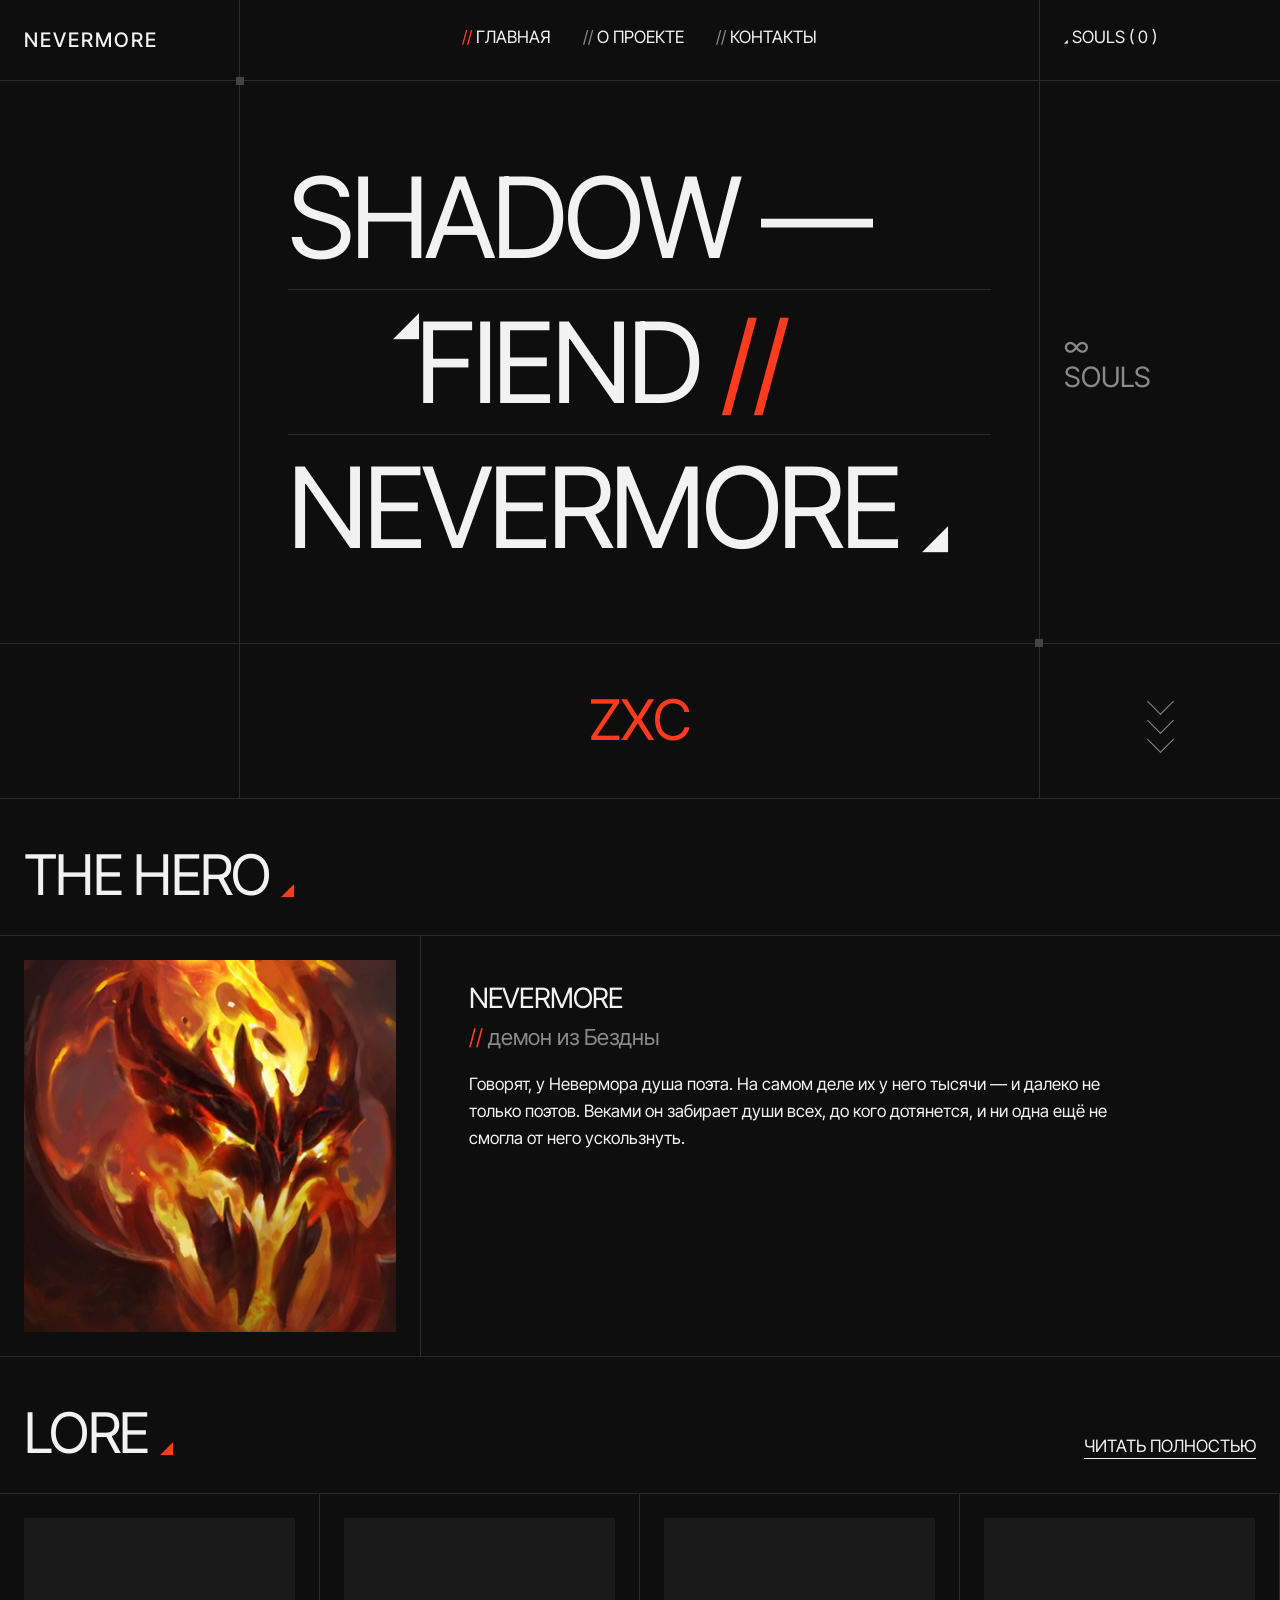
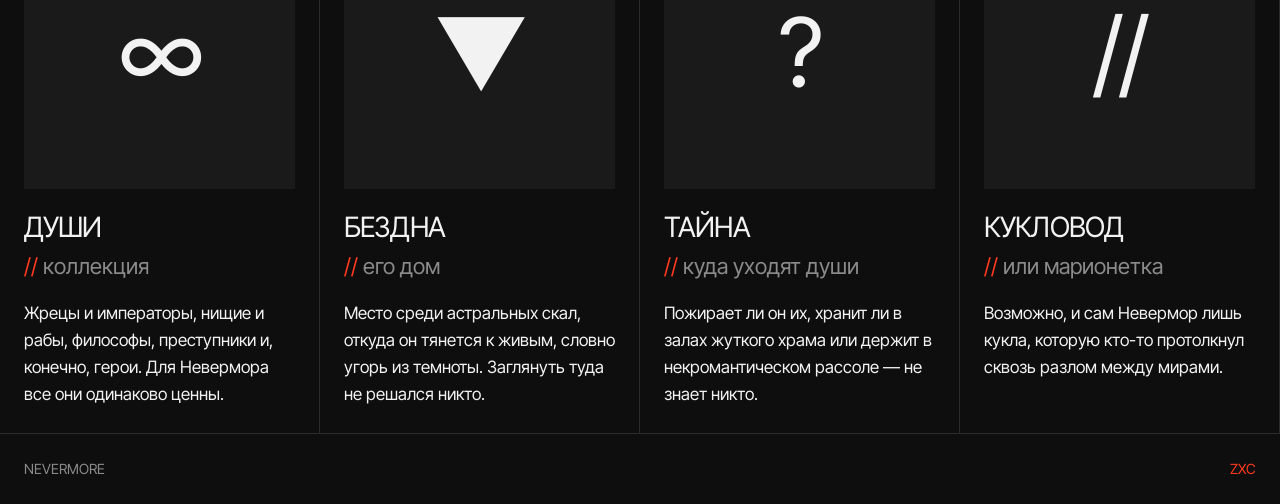
<file: index.html>
<!doctype html>
<html lang="ru">
<head>
  <meta charset="UTF-8">
  <meta name="viewport" content="width=device-width, initial-scale=1.0">
  <title>Shadow Fiend — Главная</title>

  
  <link rel="preconnect" href="https://fonts.googleapis.com">
  <link rel="preconnect" href="https://fonts.gstatic.com" crossorigin>
  <link href="https://fonts.googleapis.com/css2?family=Inter+Tight:wght@400;500&display=swap" rel="stylesheet">

  <link rel="stylesheet" href="style.css">
</head>
<body>

  
  <header class="header">
    <a class="logo" href="index.html">NEVERMORE</a>
    <nav class="nav">
      <a href="index.html" class="active"><span class="slash">//</span> Главная</a>
      <a href="about.html"><span class="slash">//</span> О проекте</a>
      <a href="contacts.html"><span class="slash">//</span> Контакты</a>
    </nav>
    <div class="header-side"><span class="tri">◢</span> SOULS ( 0 )</div>
  </header>

  <main>
    
    <section class="hero">
      <div class="hero-empty"></div>

      <div class="hero-main">
        <span class="mark mark-top"></span>
        <span class="mark mark-bottom"></span>
        <h1>
          <span class="line">SHADOW —</span>
          <span class="line line-shift"><span class="tri">◢</span>FIEND <span class="accent">//</span></span>
          <span class="line">NEVERMORE <span class="tri">◢</span></span>
        </h1>
      </div>

      <div class="hero-count">∞<br>SOULS</div>

      <div class="hero-empty"></div>
      <div class="zxc">ZXC</div>
      <div class="chevrons">
        <span class="chevron"></span>
        <span class="chevron"></span>
        <span class="chevron"></span>
      </div>
    </section>

    
    <section class="section">
      <div class="section-head">
        <h2>THE HERO <span class="tri accent">◢</span></h2>
      </div>
      <div class="hero-card">
        <div class="pic">
          <img src="shadow_fiend.jpg" alt="Shadow Fiend — демон, объятый огнём, с острыми чёрными рогами">
        </div>
        <div class="hero-card-text">
          <h3>Nevermore</h3>
          <p class="meta"><span class="accent">//</span> демон из Бездны</p>
          <p>Говорят, у Невермора душа поэта. На самом деле их у него тысячи — и далеко не только поэтов. Веками он забирает души всех, до кого дотянется, и ни одна ещё не смогла от него ускользнуть.</p>
        </div>
      </div>
    </section>

    
    <section class="section">
      <div class="section-head">
        <h2>LORE <span class="tri accent">◢</span></h2>
        <a class="link-all" href="about.html">Читать полностью</a>
      </div>
      <div class="cards">
        <article class="card">
          <div class="pic glyph">∞</div>
          <h3>Души</h3>
          <p class="meta"><span class="accent">//</span> коллекция</p>
          <p>Жрецы и императоры, нищие и рабы, философы, преступники и, конечно, герои. Для Невермора все они одинаково ценны.</p>
        </article>
        <article class="card">
          <div class="pic glyph">▼</div>
          <h3>Бездна</h3>
          <p class="meta"><span class="accent">//</span> его дом</p>
          <p>Место среди астральных скал, откуда он тянется к живым, словно угорь из темноты. Заглянуть туда не решался никто.</p>
        </article>
        <article class="card">
          <div class="pic glyph">?</div>
          <h3>Тайна</h3>
          <p class="meta"><span class="accent">//</span> куда уходят души</p>
          <p>Пожирает ли он их, хранит ли в залах жуткого храма или держит в некромантическом рассоле — не знает никто.</p>
        </article>
        <article class="card">
          <div class="pic glyph">//</div>
          <h3>Кукловод</h3>
          <p class="meta"><span class="accent">//</span> или марионетка</p>
          <p>Возможно, и сам Невермор лишь кукла, которую кто-то протолкнул сквозь разлом между мирами.</p>
        </article>
      </div>
    </section>
  </main>

  <footer class="footer">
    <span>NEVERMORE</span>
    
    <span class="accent">ZXC</span>
  </footer>

</body>
</html>
</file>
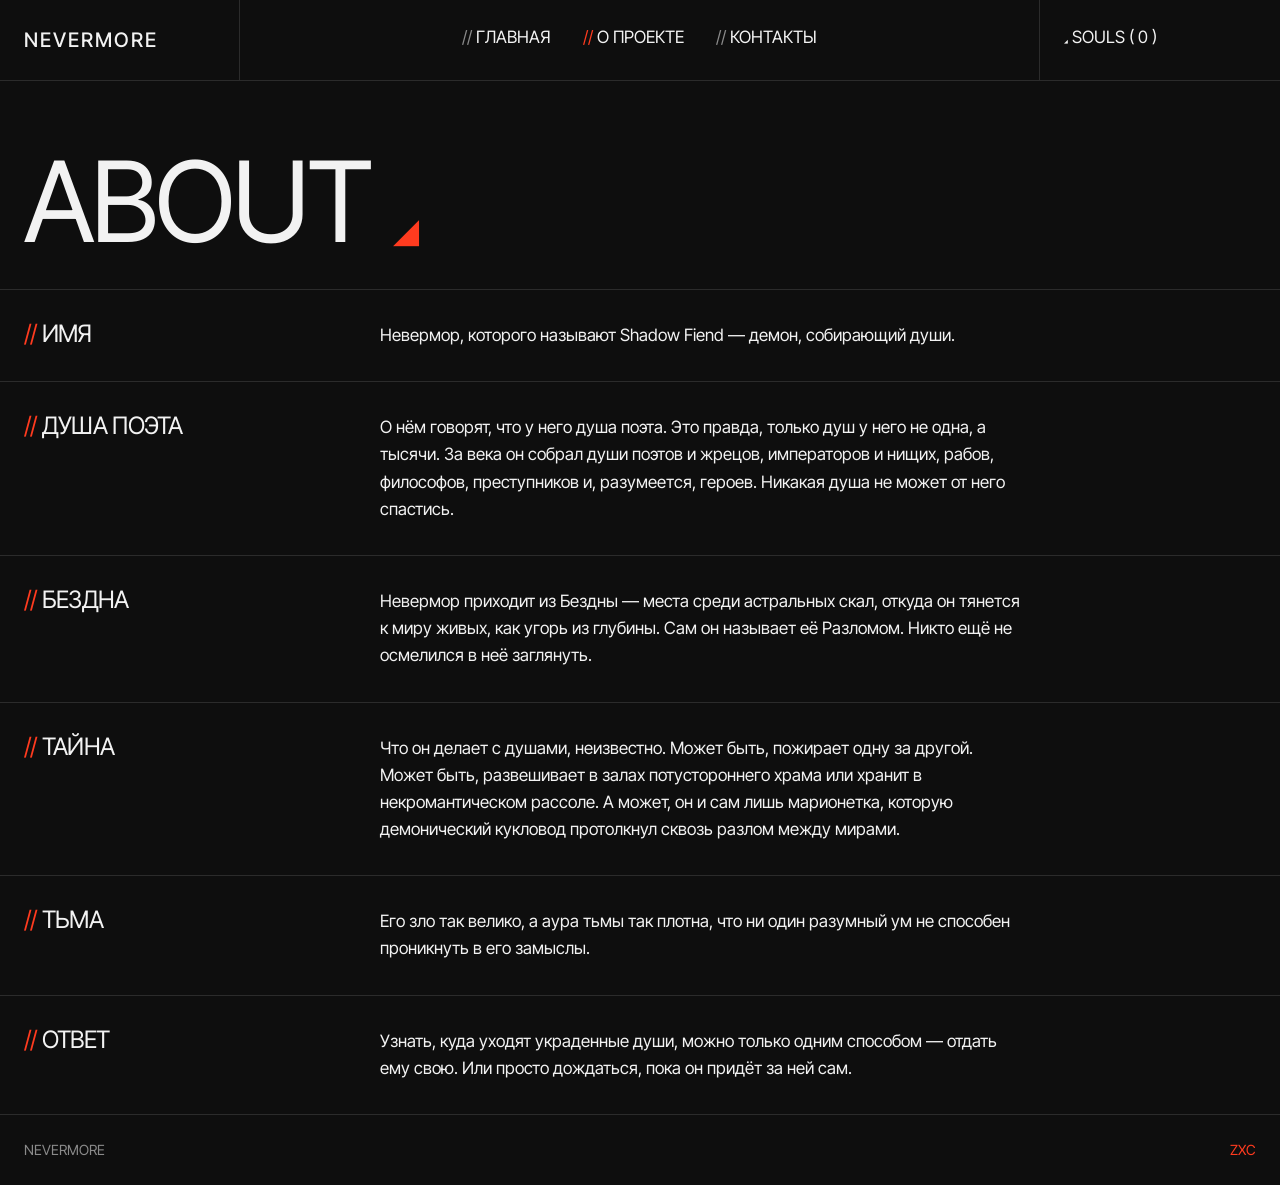
<file: about.html>
<!doctype html>
<html lang="ru">
<head>
  <meta charset="UTF-8">
  <meta name="viewport" content="width=device-width, initial-scale=1.0">
  <title>Shadow Fiend — О проекте</title>
  <link rel="preconnect" href="https://fonts.googleapis.com">
  <link rel="preconnect" href="https://fonts.gstatic.com" crossorigin>
  <link href="https://fonts.googleapis.com/css2?family=Inter+Tight:wght@400;500&display=swap" rel="stylesheet">
  <link rel="stylesheet" href="style.css">
</head>
<body>

  <header class="header">
    <a class="logo" href="index.html">NEVERMORE</a>
    <nav class="nav">
      <a href="index.html"><span class="slash">//</span> Главная</a>
      <a href="about.html" class="active"><span class="slash">//</span> О проекте</a>
      <a href="contacts.html"><span class="slash">//</span> Контакты</a>
    </nav>
    <div class="header-side"><span class="tri">◢</span> SOULS ( 0 )</div>
  </header>

  <main>
    <div class="page-title">
      <h1>ABOUT <span class="tri accent">◢</span></h1>
    </div>

    
    <section class="row">
      <h2><span class="accent">//</span> Имя</h2>
      <p>Невермор, которого называют Shadow Fiend — демон, собирающий души.</p>
    </section>

    <section class="row">
      <h2><span class="accent">//</span> Душа поэта</h2>
      <p>О нём говорят, что у него душа поэта. Это правда, только душ у него не одна, а тысячи. За века он собрал души поэтов и жрецов, императоров и нищих, рабов, философов, преступников и, разумеется, героев. Никакая душа не может от него спастись.</p>
    </section>

    <section class="row">
      <h2><span class="accent">//</span> Бездна</h2>
      <p>Невермор приходит из Бездны — места среди астральных скал, откуда он тянется к миру живых, как угорь из глубины. Сам он называет её Разломом. Никто ещё не осмелился в неё заглянуть.</p>
    </section>

    <section class="row">
      <h2><span class="accent">//</span> Тайна</h2>
      <p>Что он делает с душами, неизвестно. Может быть, пожирает одну за другой. Может быть, развешивает в залах потустороннего храма или хранит в некромантическом рассоле. А может, он и сам лишь марионетка, которую демонический кукловод протолкнул сквозь разлом между мирами.</p>
    </section>

    <section class="row">
      <h2><span class="accent">//</span> Тьма</h2>
      <p>Его зло так велико, а аура тьмы так плотна, что ни один разумный ум не способен проникнуть в его замыслы.</p>
    </section>

    <section class="row">
      <h2><span class="accent">//</span> Ответ</h2>
      <p>Узнать, куда уходят украденные души, можно только одним способом — отдать ему свою. Или просто дождаться, пока он придёт за ней сам.</p>
    </section>
  </main>

  <footer class="footer">
    <span>NEVERMORE</span>
    
    <span class="accent">ZXC</span>
  </footer>

</body>
</html>
</file>
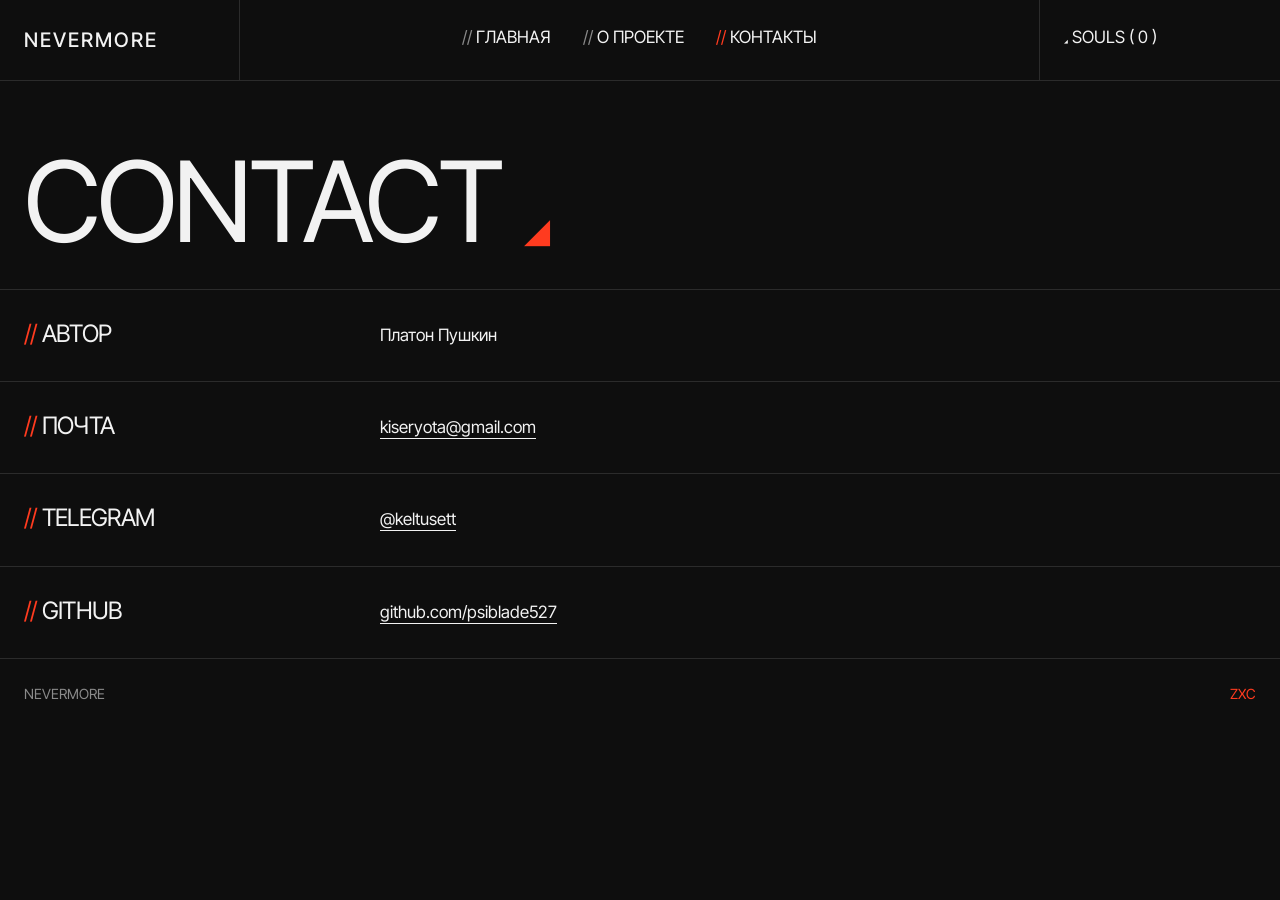
<file: contacts.html>
<!doctype html>
<html lang="ru">
<head>
  <meta charset="UTF-8">
  <meta name="viewport" content="width=device-width, initial-scale=1.0">
  <title>Shadow Fiend — Контакты</title>
  <link rel="preconnect" href="https://fonts.googleapis.com">
  <link rel="preconnect" href="https://fonts.gstatic.com" crossorigin>
  <link href="https://fonts.googleapis.com/css2?family=Inter+Tight:wght@400;500&display=swap" rel="stylesheet">
  <link rel="stylesheet" href="style.css">
</head>
<body>

  <header class="header">
    <a class="logo" href="index.html">NEVERMORE</a>
    <nav class="nav">
      <a href="index.html"><span class="slash">//</span> Главная</a>
      <a href="about.html"><span class="slash">//</span> О проекте</a>
      <a href="contacts.html" class="active"><span class="slash">//</span> Контакты</a>
    </nav>
    <div class="header-side"><span class="tri">◢</span> SOULS ( 0 )</div>
  </header>

  <main>
    <div class="page-title">
      <h1>CONTACT <span class="tri accent">◢</span></h1>
    </div>

    
    <section class="row">
      <h2><span class="accent">//</span> Автор</h2>
      <p>Платон Пушкин</p>
    </section>

    <section class="row">
      <h2><span class="accent">//</span> Почта</h2>
      <p><a href="mailto:kiseryota@gmail.com">kiseryota@gmail.com</a></p>
    </section>

    <section class="row">
      <h2><span class="accent">//</span> Telegram</h2>
      <p><a href="https://t.me/keltusett">@keltusett</a></p>
    </section>

    <section class="row">
      <h2><span class="accent">//</span> GitHub</h2>
      <p><a href="https://github.com/psiblade527">github.com/psiblade527</a></p>
    </section>
  </main>

  <footer class="footer">
    <span>NEVERMORE</span>
    
    <span class="accent">ZXC</span>
  </footer>

</body>
</html>
</file>
<file: style.css>
:root {
  --bg: #0e0e0e;      
  --cell: #1a1a1a;    
  --line: #2b2b2b;    
  --text: #f2f2f2;    
  --muted: #8a8a8a;   
  --accent: #ff3b1f;  
}


   
 { box-sizing: border-box; }

body {
  margin: 0;
  font-family: "Inter Tight", Arial, sans-serif;
  font-size: 17px;
  line-height: 1.6;
  color: var(--text);
  background: var(--bg);
  overflow-x: hidden;   
}


h1, h2, h3 {
  margin: 0;
  font-weight: 400;
  line-height: 1;
  letter-spacing: -0.03em;
  text-transform: uppercase;
}
h1 { font-size: 48px; }
h2 { font-size: 32px; }
h3 { font-size: 28px; }

p { margin: 0; max-width: 640px; }

a { color: var(--text); }
a:focus-visible { outline: 2px solid var(--accent); outline-offset: 3px; }

img { max-width: 100%; display: block; }


.accent { color: var(--accent); }
.tri { font-size: 0.3em; }          
.slash { color: var(--muted); }     


.header {
  display: grid;
  border-bottom: 1px solid var(--line);
}

.logo,
.nav,
.header-side {
  padding: 24px;
}

.logo {
  font-size: 20px;
  font-weight: 500;
  letter-spacing: 0.1em;
  text-decoration: none;
  border-bottom: 1px solid var(--line);
}

.nav {
  display: flex;
  flex-wrap: wrap;
  gap: 16px 32px;
  border-bottom: 1px solid var(--line);
}

.nav a {
  text-decoration: none;
  text-transform: uppercase;
}


.nav a.active .slash,
.nav a:hover .slash {
  color: var(--accent);
}

.header-side { text-transform: uppercase; }


.hero {
  display: grid;
}

.hero > * {
  border-bottom: 1px solid var(--line);
}

.hero-empty { display: none; }   

.hero-main {
  position: relative;   
  padding: 48px 24px;
}


.line {
  display: block;
  padding: 16px 0;
  border-bottom: 1px solid var(--line);
}
.line:last-child { border-bottom: none; }

.line-shift { padding-left: 15%; }       
.line-shift .tri { vertical-align: top; }


.mark {
  position: absolute;
  width: 8px;
  height: 8px;
  background: #444;
}
.mark-top    { top: -4px;    left: -4px; }
.mark-bottom { bottom: -4px; right: -4px; }

.hero-count {
  padding: 24px;
  font-size: 28px;
  line-height: 1.1;
  color: var(--muted);
  text-transform: uppercase;
  display: flex;
  align-items: center;
}

.zxc {
  padding: 32px 24px;
  font-size: 56px;
  text-align: center;
  color: var(--accent);
}


.chevrons {
  display: flex;
  flex-direction: column;
  align-items: center;
  justify-content: center;
  padding: 24px;
}
.chevron {
  width: 18px;
  height: 18px;
  border-right: 1.5px solid var(--muted);
  border-bottom: 1.5px solid var(--muted);
  transform: rotate(45deg);
}


.section-head {
  display: flex;
  justify-content: space-between;
  align-items: flex-end;
  gap: 16px;
  padding: 48px 24px 32px;
  border-bottom: 1px solid var(--line);
}

.link-all {
  text-transform: uppercase;
  text-underline-offset: 6px;
  white-space: nowrap;
}
.link-all:hover { color: var(--accent); }


.pic {
  aspect-ratio: 1;
  background: var(--cell);
  display: flex;
  align-items: center;
  justify-content: center;
  overflow: hidden;
}
.pic img {
  width: 100%;
  height: 100%;
  object-fit: cover;
}


.glyph {
  font-size: 96px;
  letter-spacing: -0.04em;
}

.meta {
  margin: 8px 0 16px;
  font-size: 22px;
  color: var(--muted);
}


.hero-card {
  display: grid;
  border-bottom: 1px solid var(--line);
}
.hero-card .pic { margin: 24px; }
.hero-card-text { padding: 24px; }


.cards {
  display: grid;
  grid-template-columns: repeat(auto-fit, minmax(240px, 1fr));
}

.card {
  padding: 24px;
  border-right: 1px solid var(--line);
  border-bottom: 1px solid var(--line);
}
.card .pic { margin-bottom: 24px; }


.page-title {
  padding: 64px 24px 32px;
  border-bottom: 1px solid var(--line);
}

.row {
  display: grid;
  gap: 16px;
  padding: 32px 24px;
  border-bottom: 1px solid var(--line);
}
.row h2 { font-size: 24px; }

.list { margin: 0; padding-left: 20px; }
.list li { margin-bottom: 8px; }
.list li::marker { color: var(--accent); }

.row a { text-underline-offset: 5px; }
.row a:hover { color: var(--accent); }


.footer {
  display: flex;
  flex-wrap: wrap;
  justify-content: space-between;
  gap: 16px;
  padding: 24px;
  font-size: 14px;
  color: var(--muted);
}


@media (min-width: 1024px) {
  h1 { font-size: 112px; }
  h2 { font-size: 56px; }

  
  .header,
  .hero {
    grid-template-columns: 240px 1fr 240px;
  }

  .logo,
  .nav {
    border-bottom: none;
    border-right: 1px solid var(--line);
  }
  .nav { justify-content: center; }

  .hero-empty { display: block; }
  .hero-empty,
  .hero-main,
  .zxc {
    border-right: 1px solid var(--line);
  }
  .hero-main { padding: 64px 48px; }

  .hero-card { grid-template-columns: 420px 1fr; }
  .hero-card-text {
    border-left: 1px solid var(--line);
    padding: 48px;
  }

  .row { grid-template-columns: 340px 1fr; }
}
</file>
